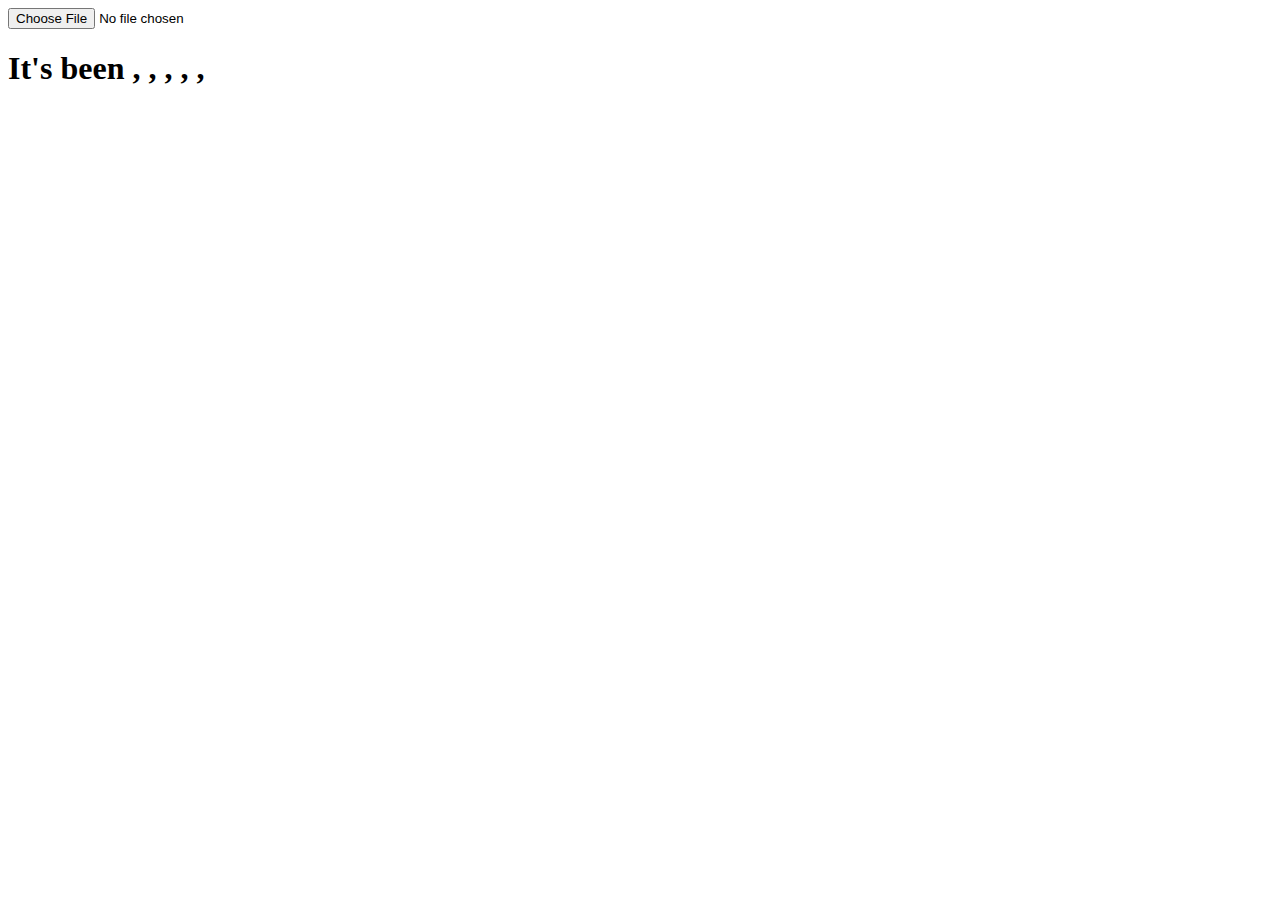
<file: file.html>
<!DOCTYPE html>
<html lang="en">

<head>
    <meta charset="UTF-8">
    <meta name="viewport" content="width=device-width, initial-scale=1.0">
    <title>Document</title>
    <style>
        #timeline img {
            width: 200px;
            border-radius: 10px;
            margin: 10px;
            box-shadow: 0 0 10px rgba(0, 0, 0, 0.3);
        }
    </style>
</head>

<body>
    <input type="file" id="imageUpload" accept="image/*">
    <div id="timeline"></div>


    <div id="timeTogether">
        <div id="kikimiki"></div>
        <h1 class="heroImageTitle" id="timeline">It's been <span id="spanYear"></span>,
            <span id="spanMonth"></span>, <span id="spanDay"></span>,
            <span id="spanHour"></span>, <span id="spanMinute"></span>,
            <span id="spanSecond"></span>
        </h1>
    </div>
    <script>
        const input = document.getElementById("imageUpload");
        const timeline = document.getElementById("timeline");

        // Load saved images from localStorage
        window.addEventListener("DOMContentLoaded", () => {
            const saved = JSON.parse(localStorage.getItem("timelineImages")) || [];
            saved.forEach(src => addImageToTimeline(src));
        });

        // When a new file is uploaded
        input.addEventListener("change", function () {
            const file = this.files[0];
            if (file) {
                const reader = new FileReader();

                reader.onload = function (e) {
                    const imageData = e.target.result;
                    addImageToTimeline(imageData);

                    // Save to localStorage
                    const saved = JSON.parse(localStorage.getItem("timelineImages")) || [];
                    saved.push(imageData);
                    localStorage.setItem("timelineImages", JSON.stringify(saved));
                };

                reader.readAsDataURL(file);
            }
        });

        // Helper function to display images
        function addImageToTimeline(src) {
            const img = document.createElement("img");
            img.src = src;
            timeline.appendChild(img);
        }

        let divTime = document.getElementById("timeTogether");
        let spanYear = document.getElementById("spanYear");
        let spanMonth = document.getElementById("spanMonth");
        let spanDay = document.getElementById("spanDay");
        let spanHour = document.getElementById("spanHour");
        let spanMinute = document.getElementById("spanMinute");
        let spanSecond = document.getElementById("spanSecond");
        const TimeTogether = {
            year: 2024,
            month: 4,
            day: 26,
            hour: 21,
            minute: 51,
            second: 26,
        }
    </script>
</body>

</html>
</file>
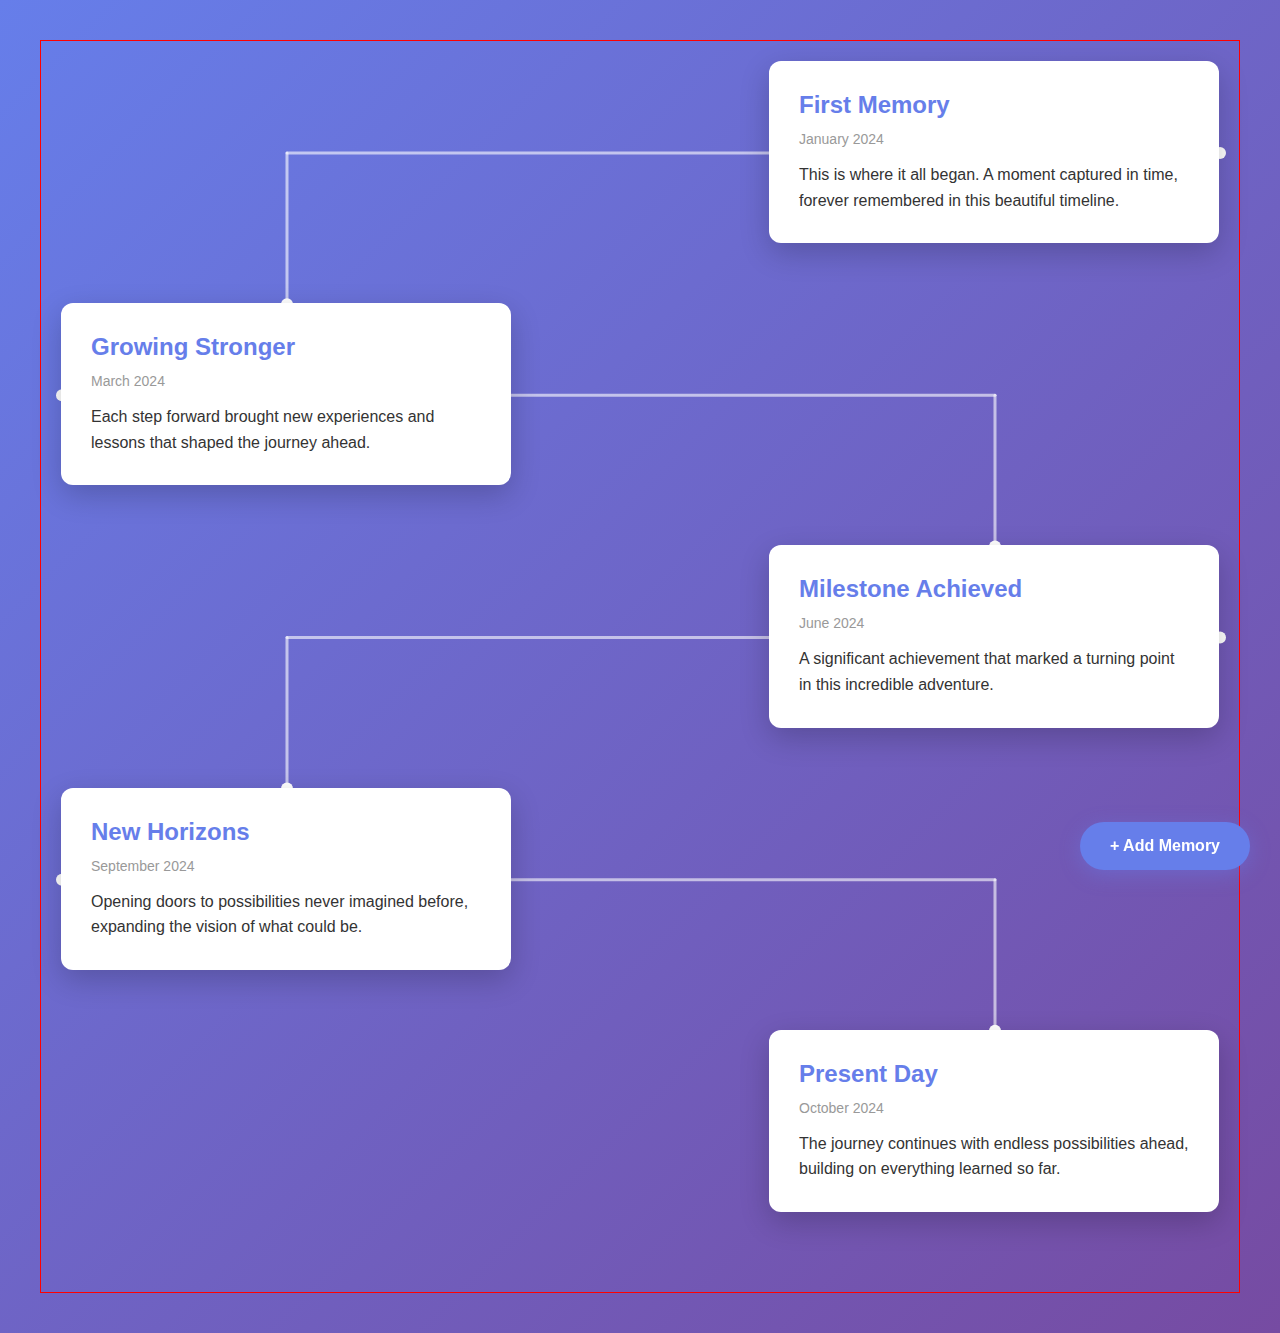
<file: s.html>
<!DOCTYPE html>
<html lang="en">
<head>
    <meta charset="UTF-8">
    <meta name="viewport" content="width=device-width, initial-scale=1.0">
    <title>Dynamic Memory Timeline</title>
    <style>
        * {
            margin: 0;
            padding: 0;
            box-sizing: border-box;
        }

        body {
            font-family: 'Segoe UI', Tahoma, Geneva, Verdana, sans-serif;
            background: linear-gradient(135deg, #667eea 0%, #764ba2 100%);
            min-height: 100vh;
            padding: 40px 20px;
        }

        #timelineWrapper {
            position: relative;
            max-width: 1200px;
            margin: 0 auto;
            padding: 20px;
            border: 1px solid red;
        }

        #connectionSVG {
            position: absolute;
            top: 0;
            left: 0;
            width: 100%;
            height: 100%;
            pointer-events: none;
            z-index: 1;
        }

        .sectionOfMemory {
            position: relative;
            z-index: 2;
            margin-bottom: 60px;
        }

        .floatMemory {
            background: white;
            border-radius: 12px;
            padding: 30px;
            box-shadow: 0 10px 30px rgba(0, 0, 0, 0.2);
            max-width: 450px;
            transition: transform 0.3s ease, box-shadow 0.3s ease;
            position: relative;
        }

        .floatMemory:hover {
            transform: translateY(-5px);
            box-shadow: 0 15px 40px rgba(0, 0, 0, 0.3);
        }

        .sectionOfMemory:nth-child(odd) .floatMemory {
            margin-left: 0;
            margin-right: auto;
        }

        .sectionOfMemory:nth-child(even) .floatMemory {
            margin-left: auto;
            margin-right: 0;
        }

        .memoryTitle {
            font-size: 24px;
            font-weight: 600;
            color: #667eea;
            margin-bottom: 12px;
        }

        .memoryDate {
            font-size: 14px;
            color: #999;
            margin-bottom: 15px;
        }

        .memoryContent {
            font-size: 16px;
            color: #333;
            line-height: 1.6;
        }

        .addMemoryBtn {
            position: fixed;
            bottom: 30px;
            right: 30px;
            background: #667eea;
            color: white;
            border: none;
            border-radius: 50px;
            padding: 15px 30px;
            font-size: 16px;
            font-weight: 600;
            cursor: pointer;
            box-shadow: 0 5px 20px rgba(102, 126, 234, 0.4);
            transition: all 0.3s ease;
            z-index: 1000;
        }

        .addMemoryBtn:hover {
            background: #764ba2;
            transform: scale(1.05);
            box-shadow: 0 8px 25px rgba(118, 75, 162, 0.5);
        }

        @media (max-width: 768px) {
            .floatMemory {
                max-width: 100%;
            }

            .sectionOfMemory:nth-child(odd) .floatMemory,
            .sectionOfMemory:nth-child(even) .floatMemory {
                margin-left: auto;
                margin-right: auto;
            }
        }
      
    </style>
</head>
<body>
    <div id="timelineWrapper">
        <svg id="connectionSVG"></svg>
        
        <div class="sectionOfMemory">
            <div class="floatMemory">
                <div class="memoryTitle">First Memory</div>
                <div class="memoryDate">January 2024</div>
                <div class="memoryContent">This is where it all began. A moment captured in time, forever remembered in this beautiful timeline.</div>
            </div>
        </div>

        <div class="sectionOfMemory">
            <div class="floatMemory">
                <div class="memoryTitle">Growing Stronger</div>
                <div class="memoryDate">March 2024</div>
                <div class="memoryContent">Each step forward brought new experiences and lessons that shaped the journey ahead.</div>
            </div>
        </div>

        <div class="sectionOfMemory">
            <div class="floatMemory">
                <div class="memoryTitle">Milestone Achieved</div>
                <div class="memoryDate">June 2024</div>
                <div class="memoryContent">A significant achievement that marked a turning point in this incredible adventure.</div>
            </div>
        </div>

        <div class="sectionOfMemory">
            <div class="floatMemory">
                <div class="memoryTitle">New Horizons</div>
                <div class="memoryDate">September 2024</div>
                <div class="memoryContent">Opening doors to possibilities never imagined before, expanding the vision of what could be.</div>
            </div>
        </div>

        <div class="sectionOfMemory">
            <div class="floatMemory">
                <div class="memoryTitle">Present Day</div>
                <div class="memoryDate">October 2024</div>
                <div class="memoryContent">The journey continues with endless possibilities ahead, building on everything learned so far.</div>
            </div>
        </div>
    </div>

    <button class="addMemoryBtn" onclick="addNewMemory()">+ Add Memory</button>

    <script>
        function drawLines() {
            const svg = document.getElementById('connectionSVG');
            const wrapper = document.getElementById('timelineWrapper');
            const memories = document.querySelectorAll('.floatMemory');
            
            // Clear existing lines
            svg.innerHTML = '';
            
            // Set SVG dimensions to match wrapper
            const wrapperRect = wrapper.getBoundingClientRect();
            svg.setAttribute('width', wrapper.scrollWidth);
            svg.setAttribute('height', wrapper.scrollHeight);
            
            // Calculate positions for all memories
            const positions = Array.from(memories).map((memory, index) => {
                const rect = memory.getBoundingClientRect();
                const wrapperTop = wrapperRect.top + window.scrollY;
                const wrapperLeft = wrapperRect.left + window.scrollX;
                
                return {
                    top: rect.top + window.scrollY - wrapperTop,
                    bottom: rect.bottom + window.scrollY - wrapperTop,

                    centerX: rect.left + rect.width / 2 + window.scrollX - wrapperLeft,
                    centerY: rect.top + rect.height / 2 + window.scrollY - wrapperTop,

                    leftX: rect.left + window.scrollX - wrapperLeft,
                    rightX: rect.right + window.scrollX - wrapperLeft,
                    
                    width: rect.width,
                    index: index
                };
            });
            
            // Draw connecting lines between consecutive memories
            for (let i = 0; i < positions.length - 1; i++) {
                const current = positions[i];
                const next = positions[i + 1];
                
                // Determine if current memory is on left (odd) or right (even)
                const isOdd = i % 2 === 0;
                const startX = isOdd ? current.rightX : current.leftX;
                const startY = current.centerY;
                
                // Horizontal line endpoint (center of next memory horizontally)
                const horizontalEndX = next.centerX;
                const horizontalEndY = startY;
                
                // Vertical line endpoint (top center of next memory)
                const verticalEndX = next.centerX;
                const verticalEndY = next.top;
                
                // Draw horizontal line
                const horizontalLine = document.createElementNS('http://www.w3.org/2000/svg', 'line');
                horizontalLine.setAttribute('x1', startX);
                horizontalLine.setAttribute('y1', startY);
                horizontalLine.setAttribute('x2', horizontalEndX);
                horizontalLine.setAttribute('y2', horizontalEndY);
                horizontalLine.setAttribute('stroke', 'rgba(255, 255, 255, 0.6)');
                horizontalLine.setAttribute('stroke-width', '3');
                horizontalLine.setAttribute('stroke-linecap', 'round');
                svg.appendChild(horizontalLine);
                
                // Draw vertical line
                const verticalLine = document.createElementNS('http://www.w3.org/2000/svg', 'line');
                verticalLine.setAttribute('x1', horizontalEndX);
                verticalLine.setAttribute('y1', horizontalEndY);
                verticalLine.setAttribute('x2', verticalEndX);
                verticalLine.setAttribute('y2', verticalEndY);
                verticalLine.setAttribute('stroke', 'rgba(255, 255, 255, 0.6)');
                verticalLine.setAttribute('stroke-width', '3');
                verticalLine.setAttribute('stroke-linecap', 'round');
                svg.appendChild(verticalLine);
                
                // Add decorative circles at connection points
                const startCircle = document.createElementNS('http://www.w3.org/2000/svg', 'circle');
                startCircle.setAttribute('cx', startX);
                startCircle.setAttribute('cy', startY);
                startCircle.setAttribute('r', '6');
                startCircle.setAttribute('fill', 'white');
                svg.appendChild(startCircle);
                
                const endCircle = document.createElementNS('http://www.w3.org/2000/svg', 'circle');
                endCircle.setAttribute('cx', verticalEndX);
                endCircle.setAttribute('cy', verticalEndY);
                endCircle.setAttribute('r', '6');
                endCircle.setAttribute('fill', 'white');
                svg.appendChild(endCircle);
            }
        }
        
        // Add new memory dynamically
        let memoryCount = 5;
        function addNewMemory() {
            memoryCount++;
            const wrapper = document.getElementById('timelineWrapper');
            const newSection = document.createElement('div');
            newSection.className = 'sectionOfMemory';
            newSection.innerHTML = `
                <div class="floatMemory">
                    <div class="memoryTitle">New Memory ${memoryCount}</div>
                    <div class="memoryDate">${new Date().toLocaleDateString('en-US', { month: 'long', year: 'numeric' })}</div>
                    <div class="memoryContent">A newly added memory that seamlessly integrates into the timeline with automatic connection lines.</div>
                </div>
            `;
            
            // Insert before the last child (SVG)
            wrapper.insertBefore(newSection, wrapper.lastElementChild);
            
            // Redraw lines after a brief delay to allow layout to settle
            setTimeout(drawLines, 50);
        }
        
        // Initial draw
        window.addEventListener('load', drawLines);
        
        // Redraw on resize and scroll
        let resizeTimeout;
        window.addEventListener('resize', () => {
            clearTimeout(resizeTimeout);
            resizeTimeout = setTimeout(drawLines, 100);
        });
        
        window.addEventListener('scroll', drawLines);
    </script>
</body>
</html>
</file>
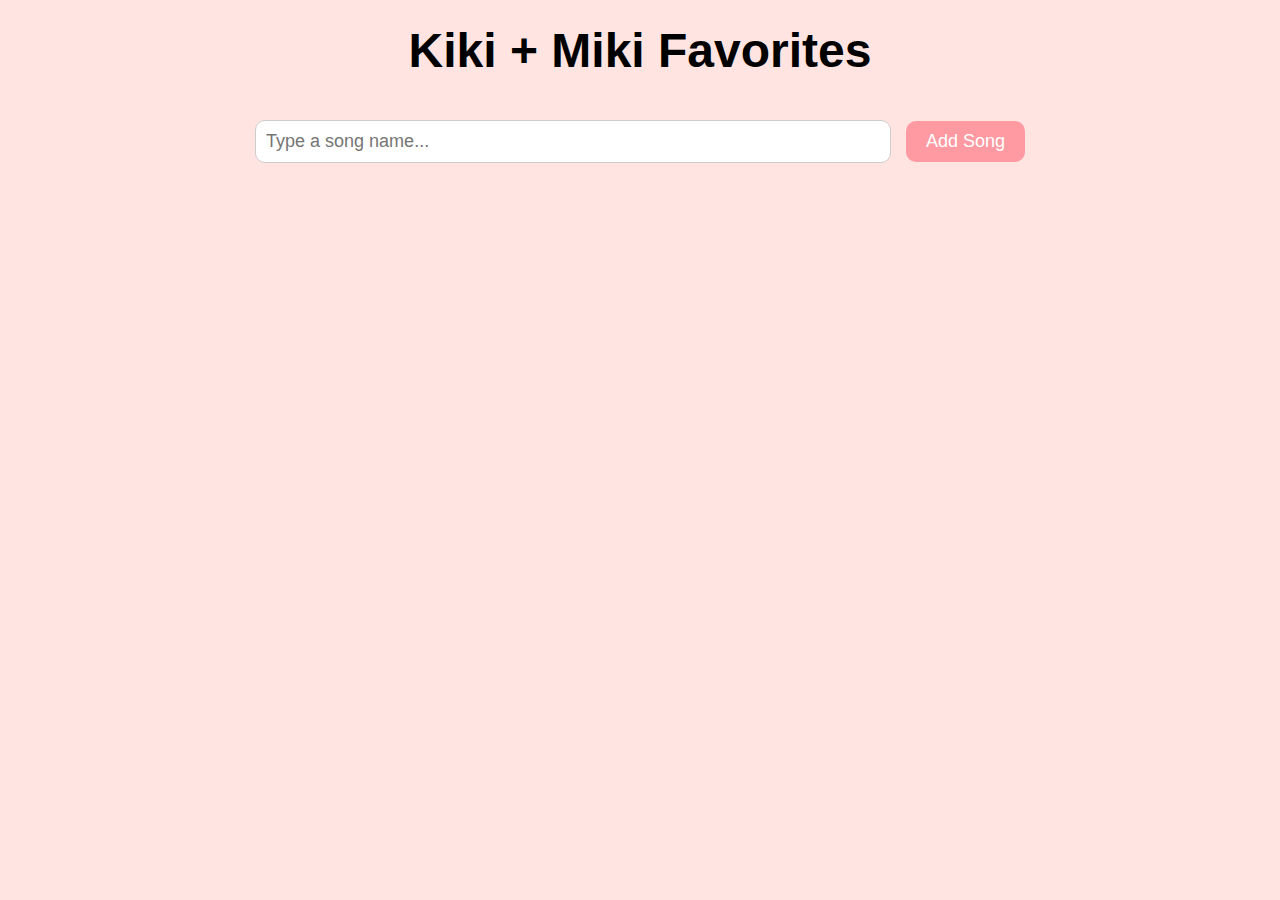
<file: songs.html>
<!DOCTYPE html>
<html lang="en">
<head>
<meta charset="UTF-8">
<meta name="viewport" content="width=device-width, initial-scale=1.0">
<title>Favorite Songs Demo</title>
<style>
  body {
    font-family: Arial, sans-serif;
    background: #ffe4e1;
    margin: 0;
    padding: 0;
    text-align: center;
  }
  nav {
    background: linear-gradient(to right, #ffe4e1 100%, #ffc6cc 70%, #ff9aa2 0%);
    height: 100px;
    display: flex;
    align-items: center;
    justify-content: center;
  }
  nav h1 { font-size: 48px; margin: 0; }

  .wrapper {
    width: 80%;
    margin: 20px auto;
  }

  .addSection {
    margin-bottom: 20px;
  }
  input[type="text"] {
    padding: 10px;
    font-size: 18px;
    width: 60%;
    border-radius: 10px;
    border: 1px solid #ccc;
  }
  button {
    padding: 10px 20px;
    font-size: 18px;
    border-radius: 10px;
    border: none;
    background-color: #ff9aa2;
    color: white;
    cursor: pointer;
    margin-left: 10px;
    transition: 0.2s;
  }
  button:hover {
    background-color: #ff758f;
  }

  .gridItems {
    display: grid;
    grid-template-columns: repeat(auto-fit, minmax(200px, 1fr));
    gap: 20px;
  }
  .songCard {
    background: rgba(255,255,255,0.3);
    backdrop-filter: blur(8px);
    border-radius: 20px;
    padding: 10px;
    box-shadow: 0 0 10px rgba(0,0,0,0.3);
    transition: transform 0.2s ease-in-out, box-shadow 0.2s ease-in-out;
  }
  .songCard:hover {
    transform: scale(1.05);
    box-shadow: 0 0 20px rgba(255,255,255,0.7);
  }
  .songCard img {
    width: 100%;
    border-radius: 15px;
  }
  .songCard h3, .songCard p {
    margin: 5px 0;
  }
  .playBtn {
    margin-top: 8px;
    padding: 5px 10px;
    font-size: 16px;
    border-radius: 10px;
    border: none;
    background-color: #ff758f;
    color: white;
    cursor: pointer;
  }
  .playBtn:hover {
    background-color: #ff4c6d;
  }
</style>
</head>
<body>

<nav><h1>Kiki + Miki Favorites</h1></nav>

<div class="wrapper">
  <div class="addSection">
    <input type="text" id="songInput" placeholder="Type a song name...">
    <button id="addSongBtn">Add Song</button>
  </div>

  <div class="gridItems" id="songGrid">
    <!-- Songs will appear here -->
  </div>
</div>

<script>
  const addBtn = document.getElementById("addSongBtn");
  const input = document.getElementById("songInput");
  const grid = document.getElementById("songGrid");

  // Load saved songs from localStorage
  let songs = JSON.parse(localStorage.getItem("songs")) || [];
  songs.forEach(song => createSongCard(song));

  addBtn.addEventListener("click", async () => {
    const query = input.value.trim();
    if (!query) return alert("Type a song name!");

    try {
      const response = await fetch(`https://itunes.apple.com/search?term=${encodeURIComponent(query)}&entity=song&limit=1`);
      const data = await response.json();
      if (data.results.length === 0) return alert("Song not found!");

      const songData = data.results[0];
      const song = {
        title: songData.trackName,
        artist: songData.artistName,
        image: songData.artworkUrl100.replace('100x100bb', '300x300bb'),
        preview: songData.previewUrl
      };

      songs.push(song);
      localStorage.setItem("songs", JSON.stringify(songs));

      createSongCard(song);
      input.value = "";
    } catch (error) {
      console.error(error);
      alert("Error fetching song!");
    }
  });

  function createSongCard(song) {
    const card = document.createElement("div");
    card.classList.add("songCard");
    card.innerHTML = `
      <img src="${song.image}" alt="${song.title}">
      <h3>${song.title}</h3>
      <p>${song.artist}</p>
      <button class="playBtn">Play Preview</button>
      <audio src="${song.preview}"></audio>
    `;

    const btn = card.querySelector(".playBtn");
    const audio = card.querySelector("audio");

    btn.addEventListener("click", () => {
      // Pause all other audios
      document.querySelectorAll("audio").forEach(a => {
        if (a !== audio) {
          a.pause();
          a.currentTime = 0;
          const otherBtn = a.parentElement.querySelector(".playBtn");
          if (otherBtn) otherBtn.textContent = "Play Preview";
        }
      });

      // Reset and play this audio
      audio.pause();
      audio.currentTime = 0;
      audio.load(); // Ensure audio is ready
      audio.play().catch(err => {
        alert("Click the button to allow audio playback.");
      });
      btn.textContent = "Pause";

      audio.onended = () => btn.textContent = "Play Preview";
    });

    grid.appendChild(card);
  }
</script>

</body>
</html>
</file>
